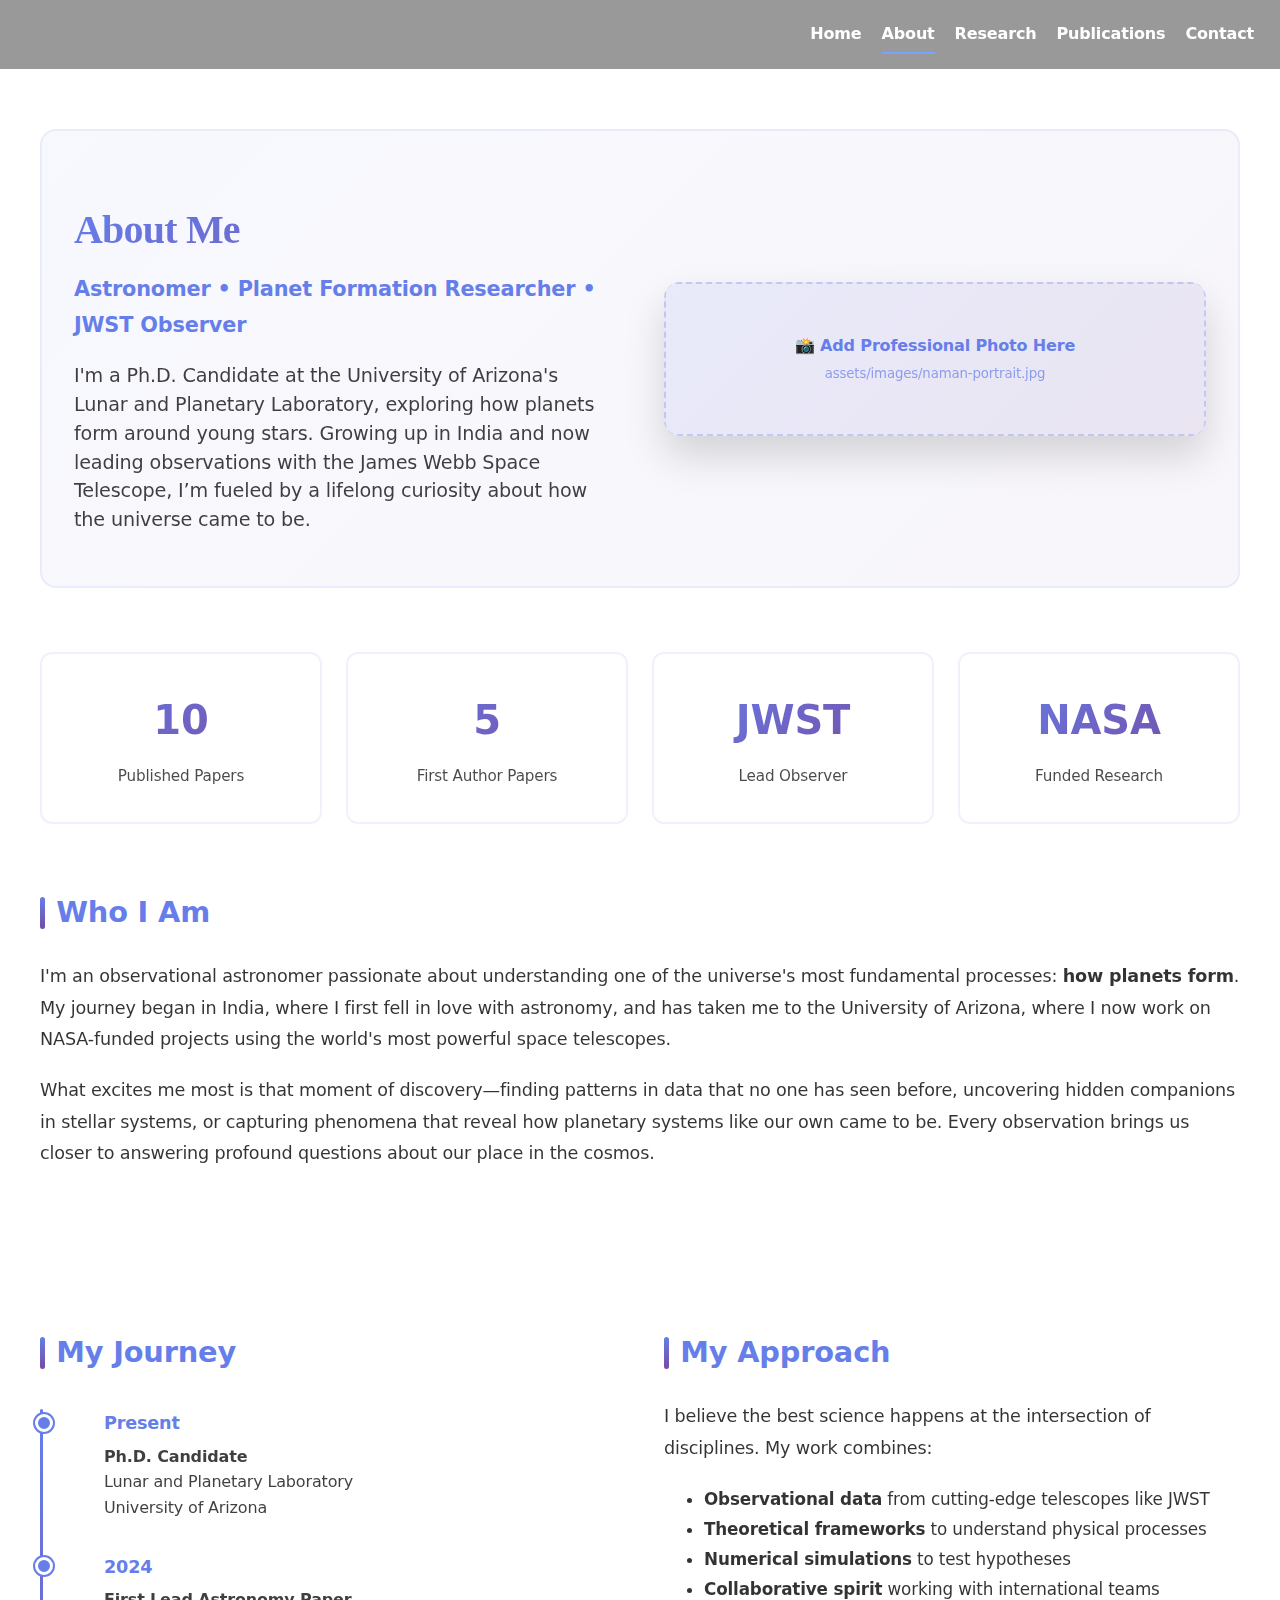
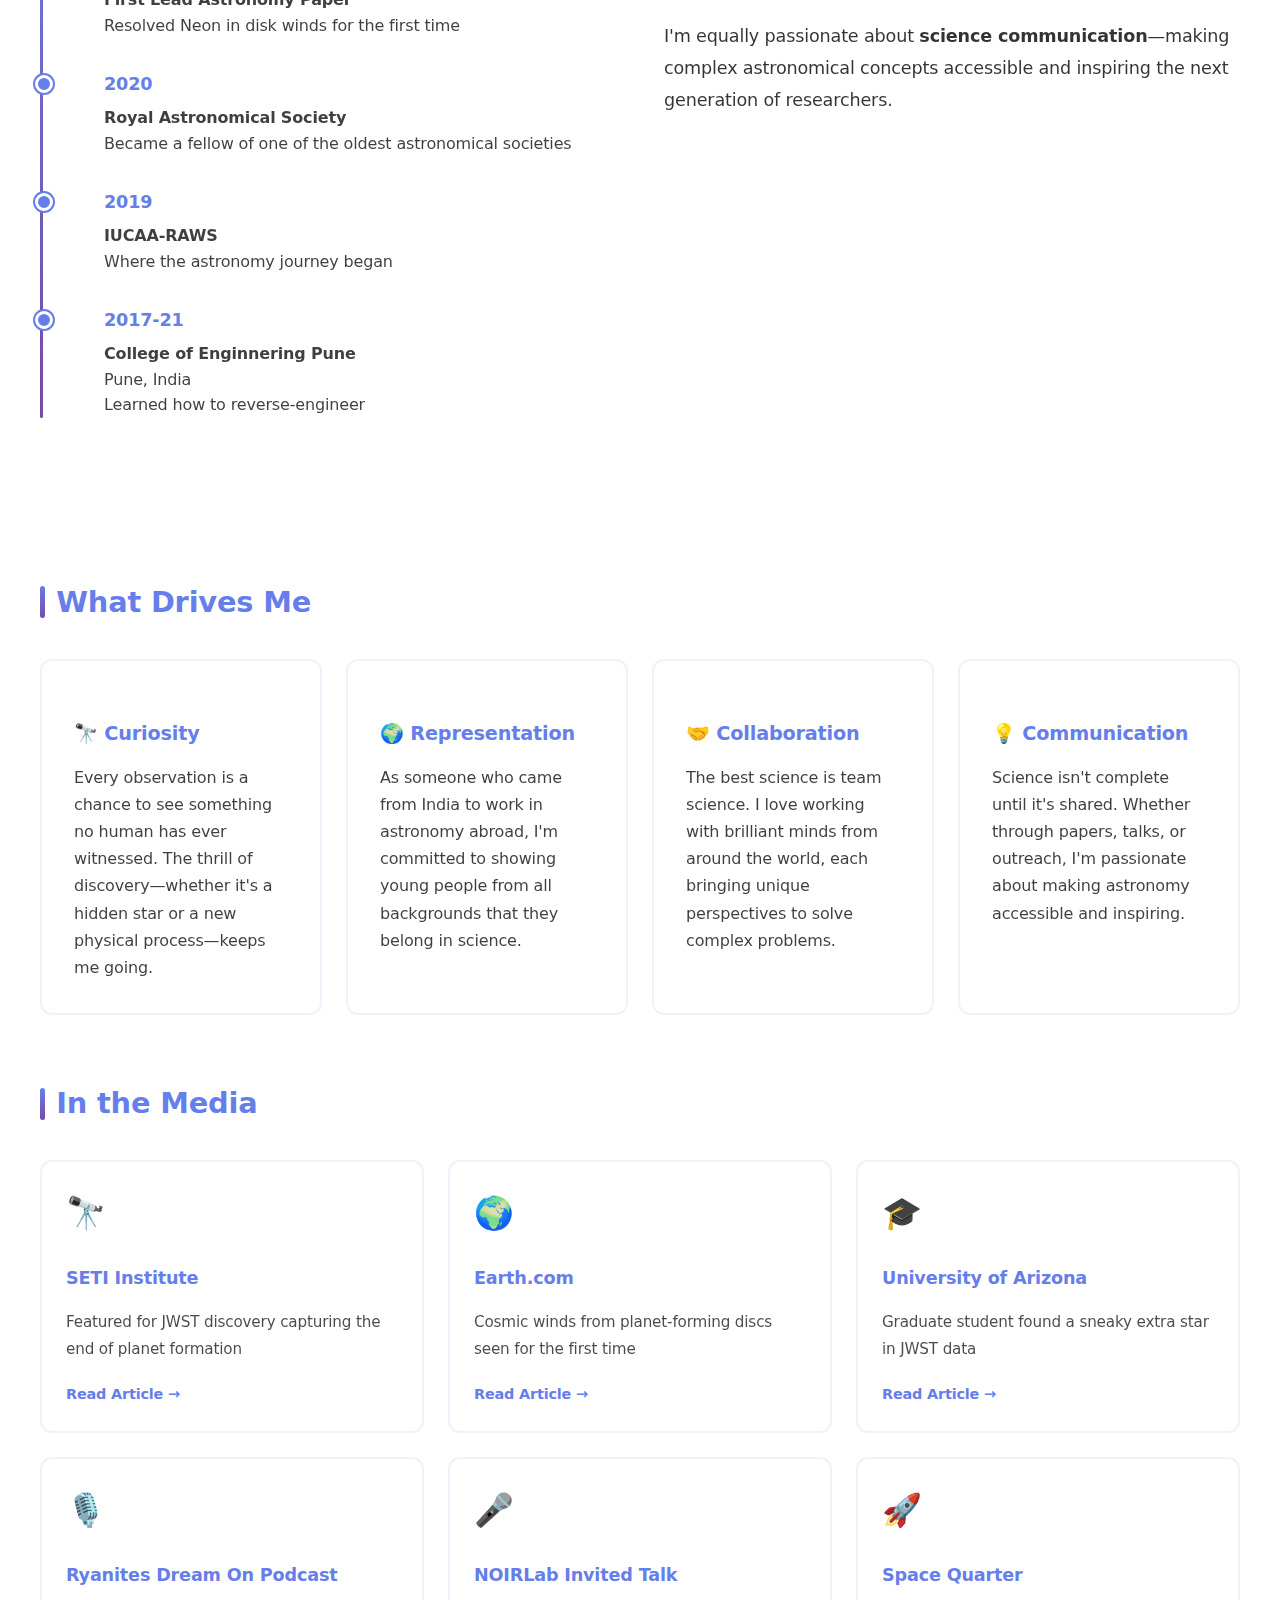
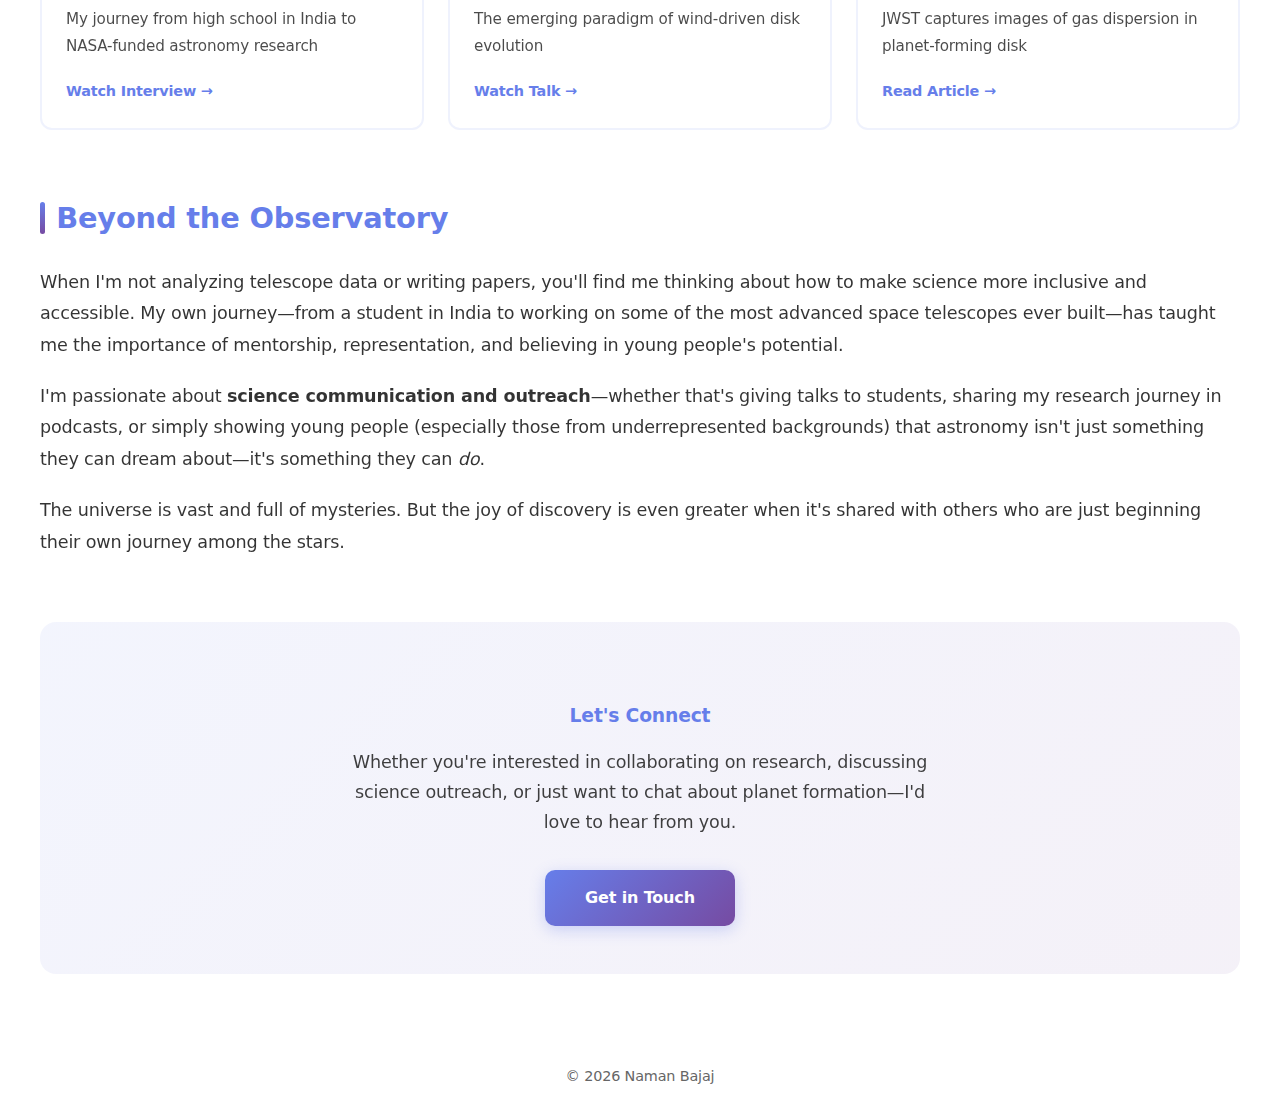
<file: about.html>
<!DOCTYPE html>
<html lang="en">
<head>
  <meta charset="UTF-8">
  <title>About | Naman Bajaj</title>
  <meta name="viewport" content="width=device-width, initial-scale=1.0">
  <link rel="stylesheet" href="assets/style.css">
  <meta name="description" content="Naman Bajaj is an astronomer studying planet formation and protoplanetary disk evolution at the University of Arizona.">
  <meta name="author" content="Naman Bajaj">
  <meta name="keywords" content="Astronomy, Planet Formation, Protoplanetary Disks, Exoplanets, JWST, Naman Bajaj">
  
  <style>
    /* Modern About Page Styling */
    
    .about-hero {
      display: grid;
      grid-template-columns: 1fr 1fr;
      gap: 3rem;
      align-items: center;
      margin-bottom: 4rem;
      padding: 2rem;
      background: linear-gradient(135deg, rgba(102, 126, 234, 0.05) 0%, rgba(118, 75, 162, 0.05) 100%);
      border-radius: 16px;
      border: 2px solid rgba(102, 126, 234, 0.1);
    }

    .hero-text h2 {
      font-size: 2.5rem;
      margin-bottom: 0.5rem;
      background: linear-gradient(135deg, #667eea 0%, #764ba2 100%);
      -webkit-background-clip: text;
      -webkit-text-fill-color: transparent;
      background-clip: text;
    }

    .hero-subtitle {
      font-size: 1.3rem;
      color: #667eea;
      font-weight: 600;
      margin-bottom: 1rem;
    }

    .hero-description {
      font-size: 1.1rem;
      line-height: 1.7;
      opacity: 0.85;
    }

    .hero-image {
      position: relative;
      border-radius: 16px;
      overflow: hidden;
      box-shadow: 0 20px 40px rgba(0, 0, 0, 0.15);
    }

    .hero-image img {
      width: 100%;
      height: auto;
      display: block;
      border-radius: 16px;
      transition: transform 0.3s ease;
    }

    .hero-image:hover img {
      transform: scale(1.05);
    }

    .hero-image::before {
      content: '';
      position: absolute;
      top: 0;
      left: 0;
      right: 0;
      bottom: 0;
      background: linear-gradient(135deg, rgba(102, 126, 234, 0.2) 0%, rgba(118, 75, 162, 0.2) 100%);
      opacity: 0;
      transition: opacity 0.3s ease;
      z-index: 1;
      border-radius: 16px;
    }

    .hero-image:hover::before {
      opacity: 1;
    }

    /* Stats Section */
    .stats-grid {
      display: grid;
      grid-template-columns: repeat(auto-fit, minmax(200px, 1fr));
      gap: 1.5rem;
      margin: 3rem 0;
    }

    .stat-card {
      text-align: center;
      padding: 2rem 1.5rem;
      background: var(--bg-color, #fff);
      border-radius: 12px;
      border: 2px solid rgba(102, 126, 234, 0.1);
      transition: all 0.3s ease;
    }

    .stat-card:hover {
      transform: translateY(-4px);
      box-shadow: 0 12px 24px rgba(102, 126, 234, 0.15);
      border-color: rgba(102, 126, 234, 0.3);
    }

    .stat-number {
      font-size: 2.5rem;
      font-weight: 700;
      background: linear-gradient(135deg, #667eea 0%, #764ba2 100%);
      -webkit-background-clip: text;
      -webkit-text-fill-color: transparent;
      background-clip: text;
      display: block;
      margin-bottom: 0.5rem;
    }

    .stat-label {
      font-size: 0.95rem;
      opacity: 0.8;
      font-weight: 500;
    }

    /* Content Sections */
    .content-section {
      margin: 4rem 0;
    }

    .content-section h3 {
      font-size: 1.8rem;
      margin-bottom: 1.5rem;
      color: #667eea;
      display: flex;
      align-items: center;
      gap: 0.7rem;
    }

    .content-section h3::before {
      content: '';
      width: 5px;
      height: 2rem;
      background: linear-gradient(180deg, #667eea 0%, #764ba2 100%);
      border-radius: 3px;
    }

    .content-section p {
      font-size: 1.1rem;
      line-height: 1.8;
      margin-bottom: 1.2rem;
      opacity: 0.9;
    }

    /* Two Column Layout */
    .two-column {
      display: grid;
      grid-template-columns: 1fr 1fr;
      gap: 3rem;
      margin: 3rem 0;
    }

    /* Timeline */
    .timeline {
      position: relative;
      padding-left: 2.5rem;
      margin: 2rem 0;
    }

    .timeline::before {
      content: '';
      position: absolute;
      left: 0;
      top: 0;
      bottom: 0;
      width: 3px;
      background: linear-gradient(180deg, #667eea 0%, #764ba2 100%);
      border-radius: 2px;
    }

    .timeline-item {
      position: relative;
      margin-bottom: 2rem;
      padding-left: 1.5rem;
    }

    .timeline-item::before {
      content: '';
      position: absolute;
      left: -2.8rem;
      top: 0.3rem;
      width: 12px;
      height: 12px;
      background: #667eea;
      border-radius: 50%;
      border: 3px solid var(--bg-color, #fff);
      box-shadow: 0 0 0 2px #667eea;
    }

    .timeline-year {
      font-weight: 700;
      color: #667eea;
      font-size: 1.1rem;
      margin-bottom: 0.3rem;
    }

    .timeline-content {
      opacity: 0.85;
      line-height: 1.6;
    }

    /* Media/Press Section */
    .media-grid {
      display: grid;
      grid-template-columns: repeat(auto-fit, minmax(300px, 1fr));
      gap: 1.5rem;
      margin: 2rem 0;
    }

    .media-card {
      padding: 1.5rem;
      background: var(--bg-color, #fff);
      border-radius: 12px;
      border: 2px solid rgba(102, 126, 234, 0.1);
      transition: all 0.3s ease;
      cursor: pointer;
    }

    .media-card:hover {
      transform: translateY(-4px);
      box-shadow: 0 12px 24px rgba(102, 126, 234, 0.15);
      border-color: rgba(102, 126, 234, 0.3);
    }

    .media-icon {
      font-size: 2rem;
      margin-bottom: 0.8rem;
      display: block;
    }

    .media-card h4 {
      margin-bottom: 0.5rem;
      color: #667eea;
      font-size: 1.1rem;
    }

    .media-card p {
      font-size: 0.95rem;
      opacity: 0.8;
      margin-bottom: 1rem;
    }

    .media-link {
      color: #667eea;
      text-decoration: none;
      font-weight: 600;
      font-size: 0.9rem;
      display: inline-flex;
      align-items: center;
      gap: 0.3rem;
    }

    .media-link:hover {
      color: #764ba2;
    }

    .media-link::after {
      content: '→';
      transition: transform 0.2s ease;
    }

    .media-link:hover::after {
      transform: translateX(3px);
    }

    /* Philosophy/Approach Cards */
    .approach-grid {
      display: grid;
      grid-template-columns: repeat(auto-fit, minmax(280px, 1fr));
      gap: 1.5rem;
      margin: 2rem 0;
    }

    .approach-card {
      padding: 2rem;
      background: var(--bg-color, #fff);
      border-radius: 12px;
      border: 2px solid rgba(102, 126, 234, 0.1);
      transition: all 0.3s ease;
    }

    .approach-card:hover {
      transform: translateY(-4px);
      box-shadow: 0 12px 24px rgba(102, 126, 234, 0.15);
      border-color: rgba(102, 126, 234, 0.3);
    }

    .approach-card h4 {
      color: #667eea;
      margin-bottom: 0.8rem;
      font-size: 1.2rem;
      display: flex;
      align-items: center;
      gap: 0.5rem;
    }

    .approach-card h4::before {
      font-size: 1.5rem;
    }

    .approach-card p {
      margin: 0;
      font-size: 1rem;
      line-height: 1.7;
      opacity: 0.85;
    }

    /* Image Placeholder Guidance */
    .image-placeholder {
      background: linear-gradient(135deg, rgba(102, 126, 234, 0.1) 0%, rgba(118, 75, 162, 0.1) 100%);
      border: 2px dashed rgba(102, 126, 234, 0.3);
      border-radius: 12px;
      padding: 3rem;
      text-align: center;
      color: #667eea;
      font-weight: 600;
    }

    /* Dark Mode */
    body.dark .about-hero {
      background: linear-gradient(135deg, rgba(102, 126, 234, 0.1) 0%, rgba(118, 75, 162, 0.1) 100%);
      border-color: rgba(102, 126, 234, 0.2);
    }

    body.dark .stat-card,
    body.dark .media-card,
    body.dark .approach-card {
      background: #2a2a2a;
      border-color: rgba(102, 126, 234, 0.2);
    }

    body.dark .stat-card:hover,
    body.dark .media-card:hover,
    body.dark .approach-card:hover {
      border-color: rgba(102, 126, 234, 0.5);
    }

    body.dark .content-section h3 {
      color: #a0b4ff;
    }

    body.dark .timeline-item::before {
      border-color: #2a2a2a;
    }

    body.dark .approach-card h4 {
      color: #a0b4ff;
    }

    /* Responsive */
    @media (max-width: 900px) {
      .about-hero {
        grid-template-columns: 1fr;
        gap: 2rem;
      }

      .two-column {
        grid-template-columns: 1fr;
        gap: 2rem;
      }

      .hero-text h2 {
        font-size: 2rem;
      }

      .hero-subtitle {
        font-size: 1.1rem;
      }
    }

    @media (max-width: 600px) {
      .stats-grid {
        grid-template-columns: 1fr;
      }

      .timeline {
        padding-left: 2rem;
      }
    }
  </style>
</head>
<body>

<nav class="nav-bar">
  <a href="index.html" class="nav-link">Home</a>
  <a href="about.html" class="nav-link">About</a>
  <a href="research.html" class="nav-link">Research</a>
  <a href="publications.html" class="nav-link">Publications</a>
  <a href="contact.html" class="nav-link">Contact</a>

  <button id="theme-toggle">🌓</button>
</nav>

<main>
<section class="section" style="max-width: 1200px;">

  <!-- Hero Section -->
  <div class="about-hero">
    <div class="hero-text">
      <h2>About Me</h2>
      <div class="hero-subtitle">Astronomer • Planet Formation Researcher • JWST Observer</div>
      <p class="hero-description">
        I'm a Ph.D. Candidate at the University of Arizona's Lunar and Planetary Laboratory, 
        exploring how planets form around young stars. Growing up in India and now leading observations with the 
        James Webb Space Telescope, I’m fueled by a lifelong curiosity about how the universe came to be.
      </p>
    </div>
    
    <div class="hero-image">
      <!-- SUGGESTION: Add your professional photo here -->
      <!-- Replace the placeholder below with: <img src="assets/images/naman-portrait.jpg" alt="Naman Bajaj"> -->
      <div class="image-placeholder">
        📸 Add Professional Photo Here<br>
        <small style="opacity: 0.7; font-weight: 400;">assets/images/naman-portrait.jpg</small>
      </div>
    </div>
  </div>

  <!-- Stats Section -->
  <div class="stats-grid">
    <div class="stat-card">
      <span class="stat-number">10</span>
      <span class="stat-label">Published Papers</span>
    </div>
    <div class="stat-card">
      <span class="stat-number">5</span>
      <span class="stat-label">First Author Papers</span>
    </div>
    <div class="stat-card">
      <span class="stat-number">JWST</span>
      <span class="stat-label">Lead Observer</span>
    </div>
    <div class="stat-card">
      <span class="stat-number">NASA</span>
      <span class="stat-label">Funded Research</span>
    </div>
  </div>

  <!-- Who I Am -->
  <div class="content-section">
    <h3>Who I Am</h3>
    <p>
      I'm an observational astronomer passionate about understanding one of the universe's most 
      fundamental processes: <strong>how planets form</strong>. My journey began in India, where 
      I first fell in love with astronomy, and has taken me to the University of Arizona, where 
      I now work on NASA-funded projects using the world's most powerful space telescopes.
    </p>
    <p>
      What excites me most is that moment of discovery—finding patterns in data that no one has 
      seen before, uncovering hidden companions in stellar systems, or capturing phenomena that 
      reveal how planetary systems like our own came to be. Every observation brings us closer 
      to answering profound questions about our place in the cosmos.
    </p>
  </div>

  <!-- Two Column: Journey & Approach -->
  <div class="two-column">
    <div class="content-section">
      <h3>My Journey</h3>
      <div class="timeline">
        <div class="timeline-item">
          <div class="timeline-year">Present</div>
          <div class="timeline-content">
            <strong>Ph.D. Candidate</strong><br>
            Lunar and Planetary Laboratory<br>
            University of Arizona
          </div>
        </div>
        <div class="timeline-item">
          <div class="timeline-year">2024</div>
          <div class="timeline-content">
            <strong>First Lead Astronomy Paper</strong><br>
            Resolved Neon in disk winds for the first time
          </div>
        </div>
        <div class="timeline-item">
          <div class="timeline-year">2020</div>
          <div class="timeline-content">
            <strong>Royal Astronomical Society</strong><br>
            Became a fellow of one of the oldest astronomical societies
          </div>
        </div>
        <div class="timeline-item">
          <div class="timeline-year">2019</div>
          <div class="timeline-content">
            <strong>IUCAA-RAWS</strong><br>
            Where the astronomy journey began
          </div>
        </div>
        <div class="timeline-item">
          <div class="timeline-year">2017-21</div>
          <div class="timeline-content">
            <strong>College of Enginnering Pune</strong><br>
            Pune, India<br>
            Learned how to reverse-engineer
          </div>
        </div>
      </div>
    </div>

    <div class="content-section">
      <h3>My Approach</h3>
      <p>
        I believe the best science happens at the intersection of disciplines. My work combines:
      </p>
      <ul style="line-height: 1.8; font-size: 1.05rem; opacity: 0.9;">
        <li><strong>Observational data</strong> from cutting-edge telescopes like JWST</li>
        <li><strong>Theoretical frameworks</strong> to understand physical processes</li>
        <li><strong>Numerical simulations</strong> to test hypotheses</li>
        <li><strong>Collaborative spirit</strong> working with international teams</li>
      </ul>
      <p style="margin-top: 1rem;">
        I'm equally passionate about <strong>science communication</strong>—making complex 
        astronomical concepts accessible and inspiring the next generation of researchers.
      </p>
    </div>
  </div>

  <!-- What Drives Me -->
  <div class="content-section">
    <h3>What Drives Me</h3>
    <div class="approach-grid">
      <div class="approach-card">
        <h4>🔭 Curiosity</h4>
        <p>
          Every observation is a chance to see something no human has ever witnessed. The thrill 
          of discovery—whether it's a hidden star or a new physical process—keeps me going.
        </p>
      </div>
      
      <div class="approach-card">
        <h4>🌍 Representation</h4>
        <p>
          As someone who came from India to work in astronomy abroad, I'm committed to showing 
          young people from all backgrounds that they belong in science.
        </p>
      </div>
      
      <div class="approach-card">
        <h4>🤝 Collaboration</h4>
        <p>
          The best science is team science. I love working with brilliant minds from around the 
          world, each bringing unique perspectives to solve complex problems.
        </p>
      </div>
      
      <div class="approach-card">
        <h4>💡 Communication</h4>
        <p>
          Science isn't complete until it's shared. Whether through papers, talks, or outreach, 
          I'm passionate about making astronomy accessible and inspiring.
        </p>
      </div>
    </div>
  </div>

  <!-- Media & Recognition -->
  <div class="content-section">
    <h3>In the Media</h3>
    
    <div class="media-grid">
      <div class="media-card" onclick="window.open('https://www.seti.org/news/jwst-captures-the-end-of-planet-formation/', '_blank')">
        <span class="media-icon">🔭</span>
        <h4>SETI Institute</h4>
        <p>Featured for JWST discovery capturing the end of planet formation</p>
        <a href="https://www.seti.org/news/jwst-captures-the-end-of-planet-formation/" target="_blank" class="media-link">Read Article</a>
      </div>

      <div class="media-card" onclick="window.open('https://www.earth.com/news/cosmic-winds-from-planet-forming-discs-seen-for-the-first-time/', '_blank')">
        <span class="media-icon">🌍</span>
        <h4>Earth.com</h4>
        <p>Cosmic winds from planet-forming discs seen for the first time</p>
        <a href="https://www.earth.com/news/cosmic-winds-from-planet-forming-discs-seen-for-the-first-time/" target="_blank" class="media-link">Read Article</a>
      </div>

      <div class="media-card" onclick="window.open('https://grad.arizona.edu/news/graduate-student-astronomer-found-sneaky-extra-star-james-webb-space-telescope-data', '_blank')">
        <span class="media-icon">🎓</span>
        <h4>University of Arizona</h4>
        <p>Graduate student found a sneaky extra star in JWST data</p>
        <a href="https://grad.arizona.edu/news/graduate-student-astronomer-found-sneaky-extra-star-james-webb-space-telescope-data" target="_blank" class="media-link">Read Article</a>
      </div>

      <div class="media-card" onclick="window.open('https://www.youtube.com/watch?v=n0HG4r_QG6w', '_blank')">
        <span class="media-icon">🎙️</span>
        <h4>Ryanites Dream On Podcast</h4>
        <p>My journey from high school in India to NASA-funded astronomy research</p>
        <a href="https://www.youtube.com/watch?v=n0HG4r_QG6w" target="_blank" class="media-link">Watch Interview</a>
      </div>

      <div class="media-card" onclick="window.open('https://noirlab.edu/science/videos/ssic-09-naman-bajaj-the-emerging-paradigm', '_blank')">
        <span class="media-icon">🎤</span>
        <h4>NOIRLab Invited Talk</h4>
        <p>The emerging paradigm of wind-driven disk evolution</p>
        <a href="https://noirlab.edu/science/videos/ssic-09-naman-bajaj-the-emerging-paradigm" target="_blank" class="media-link">Watch Talk</a>
      </div>

      <div class="media-card" onclick="window.open('https://www.spacequarter.com/for-the-first-time-jwst-captures-images-of-gas-dispersion-in-a-planet-forming-disk/', '_blank')">
        <span class="media-icon">🚀</span>
        <h4>Space Quarter</h4>
        <p>JWST captures images of gas dispersion in planet-forming disk</p>
        <a href="https://www.spacequarter.com/for-the-first-time-jwst-captures-images-of-gas-dispersion-in-a-planet-forming-disk/" target="_blank" class="media-link">Read Article</a>
      </div>
    </div>
  </div>

  <!-- Beyond the Observatory -->
  <div class="content-section">
    <h3>Beyond the Observatory</h3>
    <p>
      When I'm not analyzing telescope data or writing papers, you'll find me thinking about how 
      to make science more inclusive and accessible. My own journey—from a student in India to 
      working on some of the most advanced space telescopes ever built—has taught me the 
      importance of mentorship, representation, and believing in young people's potential.
    </p>
    
    <!-- SUGGESTION: Add a photo here of you doing outreach, giving a talk, or with students -->
    <!-- <div style="margin: 2rem 0;">
      <img src="assets/images/outreach-photo.jpg" alt="Science outreach" style="width: 100%; border-radius: 12px; box-shadow: 0 8px 20px rgba(0,0,0,0.1);">
    </div> -->
    
    <p>
      I'm passionate about <strong>science communication and outreach</strong>—whether that's giving 
      talks to students, sharing my research journey in podcasts, or simply showing young people 
      (especially those from underrepresented backgrounds) that astronomy isn't just something they 
      can dream about—it's something they can <em>do</em>.
    </p>
    <p>
      The universe is vast and full of mysteries. But the joy of discovery is even greater when 
      it's shared with others who are just beginning their own journey among the stars.
    </p>
  </div>

  <!-- Call to Action -->
  <div style="text-align: center; margin-top: 4rem; padding: 3rem; background: linear-gradient(135deg, rgba(102, 126, 234, 0.08) 0%, rgba(118, 75, 162, 0.08) 100%); border-radius: 16px;">
    <h3 style="margin-bottom: 1rem; color: #667eea;">Let's Connect</h3>
    <p style="font-size: 1.1rem; opacity: 0.85; max-width: 600px; margin: 0 auto 2rem;">
      Whether you're interested in collaborating on research, discussing science outreach, 
      or just want to chat about planet formation—I'd love to hear from you.
    </p>
    <a href="contact.html" style="display: inline-block; padding: 0.9rem 2.5rem; background: linear-gradient(135deg, #667eea 0%, #764ba2 100%); color: white; text-decoration: none; border-radius: 10px; font-weight: 600; transition: all 0.3s ease; box-shadow: 0 4px 15px rgba(102, 126, 234, 0.3);">
      Get in Touch
    </a>
  </div>

</section>
</main>

<footer>
  © 2026 Naman Bajaj
</footer>

<script>
const toggle = document.getElementById("theme-toggle");
if (localStorage.theme === "dark") document.body.classList.add("dark");

toggle?.addEventListener("click", () => {
  document.body.classList.toggle("dark");
  localStorage.theme = document.body.classList.contains("dark") ? "dark" : "light";
});
</script>

<script>
const links = document.querySelectorAll('.nav-link');
links.forEach(link => {
  if (link.href === window.location.href) {
    link.classList.add('active');
  }
});
</script>

</body>
</html>
</file>
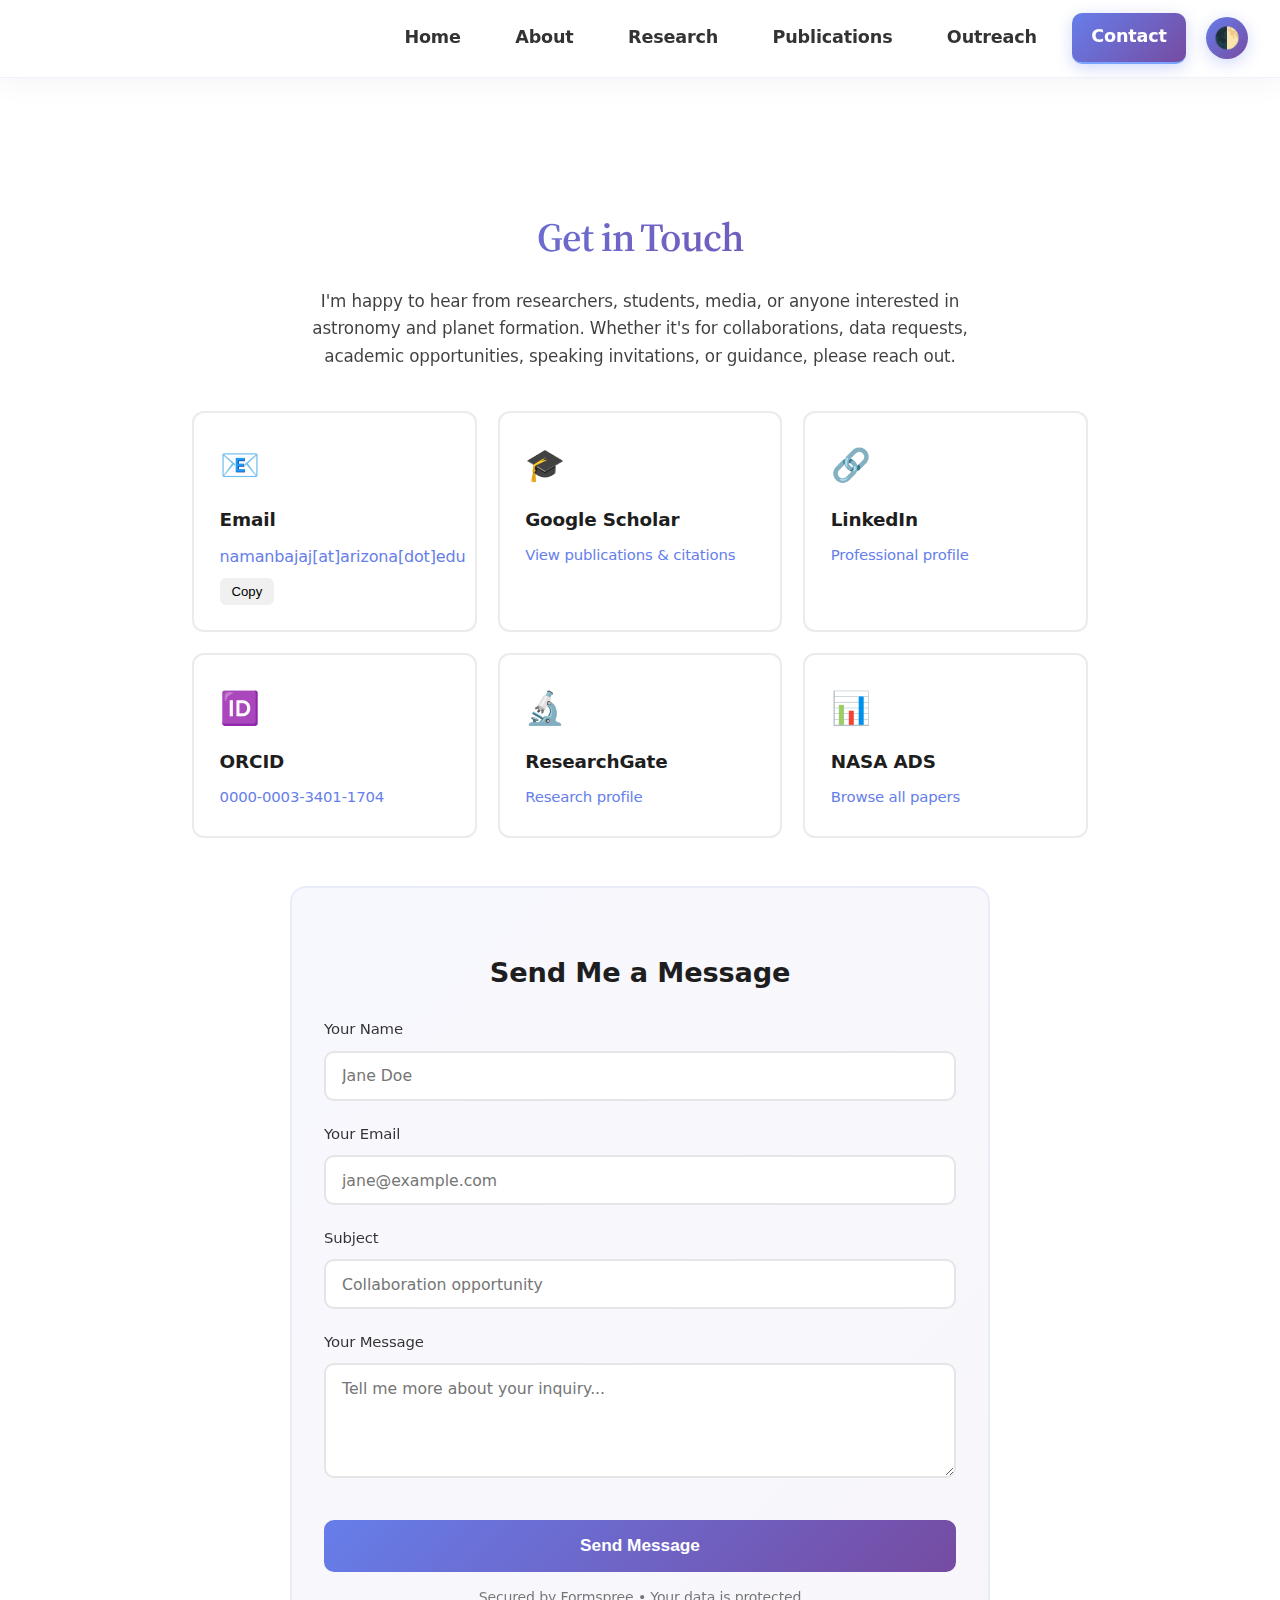
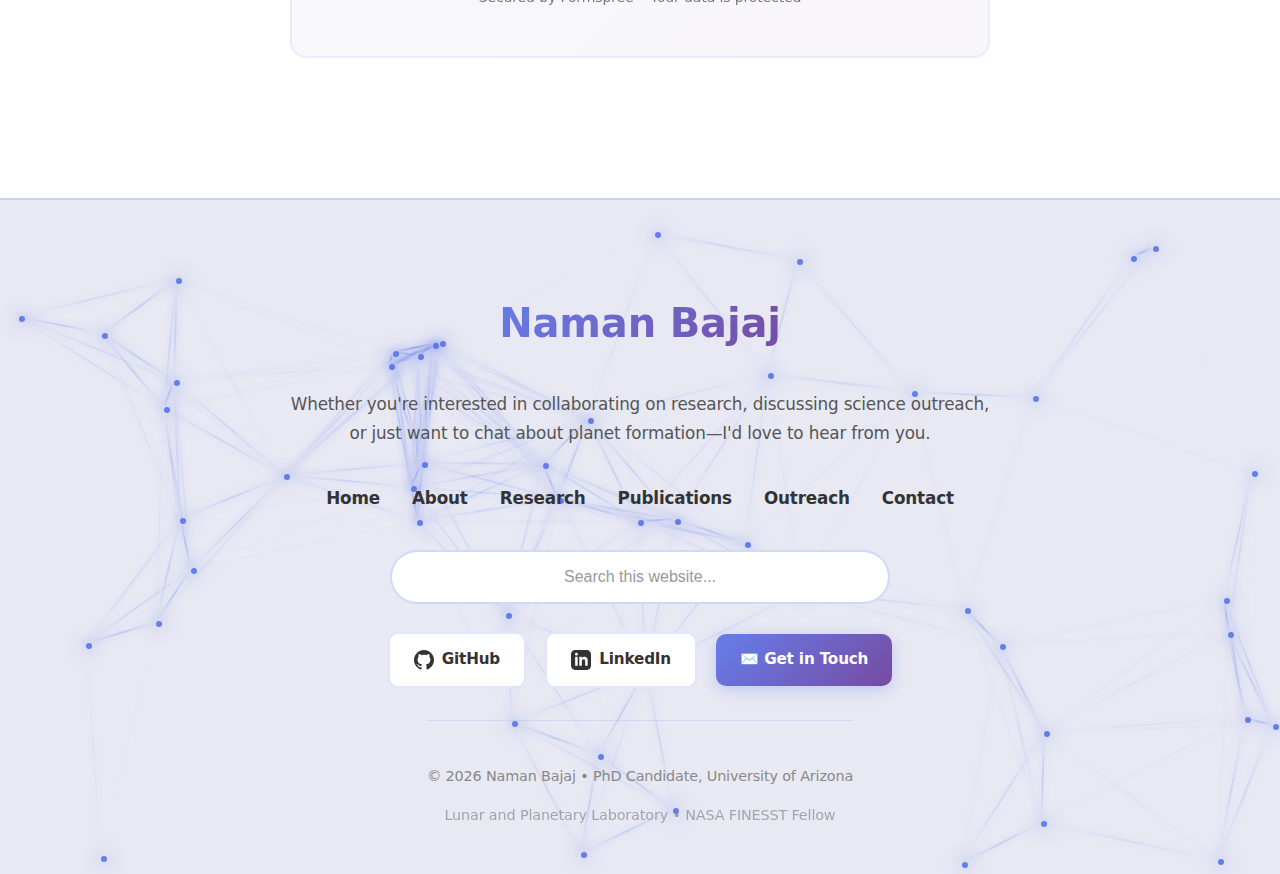
<file: contact.html>
<!DOCTYPE html>
<html lang="en">
<head>
  <meta charset="UTF-8">
  <title>Contact | Naman Bajaj</title>
  <meta name="viewport" content="width=device-width, initial-scale=1.0">
  <meta name="description" content="Contact Naman Bajaj, astronomer studying planet formation and protoplanetary disk evolution.">
  <meta name="author" content="Naman Bajaj">
  <meta name="keywords" content="Astronomy, Planet Formation, Protoplanetary Disks, Exoplanets">
  <link rel="stylesheet" href="assets/style.css">
  <link rel="preconnect" href="https://fonts.googleapis.com">
  <link rel="preconnect" href="https://fonts.gstatic.com" crossorigin>
  <link href="https://fonts.googleapis.com/css2?family=Source+Serif+4:wght@400;600&display=swap" rel="stylesheet">
  
  <style>
    /* Global */
    * { box-sizing: border-box; }
    body { margin: 0; padding: 0; overflow-x: hidden; width: 100%; }

    /* Navigation Bar */
    .nav-bar {
      position: sticky !important;
      top: 0;
      width: 100%;
      background: rgba(255, 255, 255, 0.85) !important;
      backdrop-filter: blur(20px) !important;
      -webkit-backdrop-filter: blur(20px) !important;
      box-shadow: 0 4px 30px rgba(0, 0, 0, 0.05) !important;
      border-bottom: 1px solid rgba(102, 126, 234, 0.1) !important;
      padding: 0.8rem 2rem !important;
      z-index: 1000;
      transition: all 0.3s ease;
      display: flex;
      justify-content: center;
      align-items: center;
      gap: 1rem;
    }

    body.dark .nav-bar {
      background: rgba(26, 26, 26, 0.85) !important;
      box-shadow: 0 4px 30px rgba(0, 0, 0, 0.3) !important;
      border-bottom-color: rgba(102, 126, 234, 0.2) !important;
    }

    .nav-links {
      display: flex;
      gap: 1rem;
      align-items: center;
    }

    .nav-bar .nav-link {
      font-size: 1.1rem !important;
      font-weight: 600 !important;
      padding: 0.6rem 1.2rem !important;
      border-radius: 10px !important;
      transition: all 0.3s ease !important;
      position: relative;
      color: #333 !important;
      text-decoration: none;
      white-space: nowrap;
    }

    body.dark .nav-bar .nav-link { color: #e0e0e0 !important; }

    .nav-bar .nav-link:hover {
      background: linear-gradient(135deg, rgba(102, 126, 234, 0.1) 0%, rgba(118, 75, 162, 0.1) 100%) !important;
      transform: translateY(-2px);
    }

    .nav-bar .nav-link.active {
      background: linear-gradient(135deg, #667eea 0%, #764ba2 100%) !important;
      color: white !important;
      box-shadow: 0 4px 15px rgba(102, 126, 234, 0.3);
    }

    body.dark .nav-bar .nav-link.active { box-shadow: 0 4px 15px rgba(102, 126, 234, 0.5); }

    .nav-bar #theme-toggle {
      background: linear-gradient(135deg, #667eea 0%, #764ba2 100%) !important;
      border: none !important;
      width: 42px !important;
      height: 42px !important;
      border-radius: 50% !important;
      font-size: 1.3rem !important;
      cursor: pointer;
      transition: all 0.3s ease !important;
      box-shadow: 0 4px 15px rgba(102, 126, 234, 0.3);
      display: flex;
      align-items: center;
      justify-content: center;
      flex-shrink: 0;
    }

    .nav-bar #theme-toggle:hover {
      transform: rotate(180deg) scale(1.1);
      box-shadow: 0 6px 20px rgba(102, 126, 234, 0.4);
    }

    /* Mobile Menu */
    .mobile-menu-btn {
      display: none;
      background: linear-gradient(135deg, #667eea 0%, #764ba2 100%);
      border: none;
      width: 42px;
      height: 42px;
      border-radius: 10px;
      cursor: pointer;
      flex-direction: column;
      justify-content: center;
      align-items: center;
      gap: 5px;
      transition: all 0.3s ease;
      box-shadow: 0 4px 15px rgba(102, 126, 234, 0.3);
    }

    .mobile-menu-btn span {
      width: 22px;
      height: 2px;
      background: white;
      border-radius: 2px;
      transition: all 0.3s ease;
    }

    .mobile-menu-btn.active span:nth-child(1) { transform: rotate(45deg) translate(6px, 6px); }
    .mobile-menu-btn.active span:nth-child(2) { opacity: 0; }
    .mobile-menu-btn.active span:nth-child(3) { transform: rotate(-45deg) translate(6px, -6px); }

    .mobile-nav-links {
      display: none;
      position: absolute;
      top: 100%;
      left: 0;
      right: 0;
      background: rgba(255, 255, 255, 0.95);
      backdrop-filter: blur(20px);
      -webkit-backdrop-filter: blur(20px);
      box-shadow: 0 8px 30px rgba(0, 0, 0, 0.1);
      flex-direction: column;
      padding: 1rem;
      gap: 0.5rem;
      max-height: 0;
      overflow: hidden;
      transition: max-height 0.3s ease;
    }

    body.dark .mobile-nav-links { background: rgba(26, 26, 26, 0.95); }
    .mobile-nav-links.active { display: flex; max-height: 500px; }
    .mobile-nav-links .nav-link { width: 100%; text-align: center; padding: 0.8rem 1rem !important; }

    /* Main Content */
    main {
      padding: 2rem;
      max-width: 1000px;
      margin: 0 auto;
    }

    /* Hero Section */
    .contact-hero {
      text-align: center;
      max-width: 700px;
      margin: 0 auto 2.5rem;
    }

    .contact-hero h2 {
      font-size: 2.5rem;
      margin-bottom: 1rem;
      background: linear-gradient(135deg, #667eea 0%, #764ba2 100%);
      -webkit-background-clip: text;
      -webkit-text-fill-color: transparent;
      background-clip: text;
    }

    .contact-hero p {
      font-size: 1.05rem;
      line-height: 1.65;
      opacity: 0.85;
    }

    /* Contact Cards Grid */
    .contact-grid {
      display: grid;
      grid-template-columns: repeat(auto-fit, minmax(280px, 1fr));
      gap: 1.3rem;
      margin: 2.5rem 0;
    }

    .contact-card {
      position: relative;
      padding: 1.6rem;
      border-radius: 12px;
      transition: all 0.3s cubic-bezier(0.4, 0, 0.2, 1);
      border: 2px solid rgba(0, 0, 0, 0.08);
      background: var(--bg-color, #fff);
      overflow: hidden;
    }

    .contact-card::before {
      content: '';
      position: absolute;
      top: 0;
      left: 0;
      width: 4px;
      height: 100%;
      background: linear-gradient(180deg, #667eea 0%, #764ba2 100%);
      opacity: 0;
      transition: opacity 0.3s ease;
    }

    .contact-card:hover {
      transform: translateY(-4px);
      box-shadow: 0 12px 24px rgba(0, 0, 0, 0.12);
      border-color: rgba(102, 126, 234, 0.3);
    }

    .contact-card:hover::before { opacity: 1; }

    .contact-card .icon {
      font-size: 2rem;
      margin-bottom: 0.7rem;
      display: block;
    }

    .contact-card h3 {
      margin: 0 0 0.5rem 0;
      font-size: 1.15rem;
      font-weight: 600;
    }

    .contact-card p {
      margin: 0;
      font-size: 0.93rem;
    }

    .contact-card a {
      text-decoration: none;
      color: #667eea;
      font-weight: 500;
      transition: color 0.2s ease;
    }

    .contact-card a:hover {
      color: #764ba2;
      text-decoration: underline;
    }

    .email-container {
      display: flex;
      align-items: center;
      gap: 0.5rem;
      flex-wrap: wrap;
    }

    .copy-btn {
      padding: 0.35rem 0.75rem;
      font-size: 0.82rem;
      background: #f0f0f0;
      border: none;
      border-radius: 6px;
      cursor: pointer;
      transition: all 0.2s ease;
      font-weight: 500;
    }

    .copy-btn:hover {
      background: #667eea;
      color: white;
    }

    .copy-btn.copied {
      background: #10b981;
      color: white;
    }

    /* Form Styling */
    .contact-form-wrapper {
      max-width: 700px;
      margin: 3rem auto 0;
      padding: 2rem;
      background: linear-gradient(135deg, rgba(102, 126, 234, 0.05) 0%, rgba(118, 75, 162, 0.05) 100%);
      border-radius: 16px;
      border: 2px solid rgba(102, 126, 234, 0.1);
    }

    .contact-form-wrapper h3 {
      font-size: 1.7rem;
      margin-bottom: 1.3rem;
      text-align: center;
    }

    .form-group {
      margin-bottom: 1.3rem;
    }

    .form-group label {
      display: block;
      margin-bottom: 0.5rem;
      font-weight: 500;
      font-size: 0.93rem;
      opacity: 0.9;
    }

    .form-group input,
    .form-group textarea {
      width: 100%;
      padding: 0.85rem 1rem;
      border-radius: 10px;
      border: 2px solid rgba(0, 0, 0, 0.1);
      font-size: 0.98rem;
      font-family: inherit;
      transition: all 0.3s ease;
      background: var(--bg-color, #fff);
      color: var(--text-color, #333);
      box-sizing: border-box;
    }

    .form-group input:focus,
    .form-group textarea:focus {
      outline: none;
      border-color: #667eea;
      box-shadow: 0 0 0 4px rgba(102, 126, 234, 0.1);
    }

    .form-group textarea {
      resize: vertical;
      min-height: 115px;
    }

    .submit-btn {
      width: 100%;
      padding: 0.95rem 2rem;
      font-size: 1.08rem;
      font-weight: 600;
      background: linear-gradient(135deg, #667eea 0%, #764ba2 100%);
      color: white;
      border: none;
      border-radius: 10px;
      cursor: pointer;
      transition: all 0.3s ease;
      margin-top: 0.8rem;
    }

    .submit-btn:hover {
      transform: translateY(-2px);
      box-shadow: 0 8px 20px rgba(102, 126, 234, 0.4);
    }

    .submit-btn:active { transform: translateY(0); }

    .form-notice {
      text-align: center;
      font-size: 0.88rem;
      opacity: 0.6;
      margin-top: 0.9rem;
    }

    .success-message {
      display: none;
      padding: 0.95rem;
      background: #10b981;
      color: white;
      border-radius: 8px;
      text-align: center;
      margin-bottom: 1rem;
      animation: slideIn 0.3s ease;
    }

    .success-message.show { display: block; }

    @keyframes slideIn {
      from {
        opacity: 0;
        transform: translateY(-10px);
      }
      to {
        opacity: 1;
        transform: translateY(0);
      }
    }

    /* Footer */
    .home-footer {
      position: relative;
      padding: 3.5rem 2rem 2rem;
      background: #e8e9f3;
      border-top: 2px solid rgba(102, 126, 234, 0.2);
      overflow: hidden;
      width: 100%;
      margin-top: 3rem;
    }

    body.dark .home-footer {
      background: #0d0d0d;
      border-top-color: rgba(102, 126, 234, 0.3);
    }

    .footer-constellation {
      position: absolute;
      top: 0;
      left: 0;
      right: 0;
      bottom: 0;
      opacity: 1;
      pointer-events: none;
      overflow: hidden;
      z-index: 0;
    }

    .constellation-dot {
      position: absolute;
      width: 6px;
      height: 6px;
      background: #667eea;
      border-radius: 50%;
      box-shadow: 0 0 15px rgba(102, 126, 234, 0.8), 0 0 30px rgba(102, 126, 234, 0.4);
      animation: twinkle 3s ease-in-out infinite;
    }

    body.dark .constellation-dot {
      background: #a0b4ff;
      box-shadow: 0 0 20px rgba(160, 180, 255, 0.9), 0 0 40px rgba(160, 180, 255, 0.5);
    }

    @keyframes twinkle {
      0%, 100% { opacity: 1; transform: scale(1); }
      50% { opacity: 0.5; transform: scale(0.8); }
    }

    .constellation-line {
      position: absolute;
      height: 2px;
      background: linear-gradient(90deg, transparent, rgba(102, 126, 234, 0.6), transparent);
      transform-origin: left center;
      box-shadow: 0 0 8px rgba(102, 126, 234, 0.4);
    }

    body.dark .constellation-line {
      background: linear-gradient(90deg, transparent, rgba(160, 180, 255, 0.7), transparent);
      box-shadow: 0 0 10px rgba(160, 180, 255, 0.5);
    }

    .footer-container {
      position: relative;
      max-width: 1200px;
      margin: 0 auto;
      display: flex;
      flex-direction: column;
      align-items: center;
      text-align: center;
      z-index: 1;
      width: 100%;
    }

    .footer-name {
      font-size: 2.5rem;
      font-weight: 900;
      margin-bottom: 1rem;
      background: linear-gradient(135deg, #667eea 0%, #764ba2 100%);
      -webkit-background-clip: text;
      -webkit-text-fill-color: transparent;
      background-clip: text;
    }

    .footer-tagline {
      font-size: 1.05rem;
      line-height: 1.7;
      color: #555;
      margin-bottom: 2rem;
      max-width: 700px;
    }

    body.dark .footer-tagline { color: #b0b0b0; }

    .footer-nav {
      display: flex;
      gap: 2rem;
      margin-bottom: 2rem;
      flex-wrap: wrap;
      justify-content: center;
      background: transparent !important;
    }

    .footer-nav a {
      color: #333;
      text-decoration: none;
      font-size: 1.05rem;
      font-weight: 600;
      transition: all 0.3s ease;
      position: relative;
      background: transparent !important;
    }

    .footer-nav a::after {
      content: '';
      position: absolute;
      bottom: -5px;
      left: 0;
      width: 0;
      height: 2px;
      background: #667eea;
      transition: width 0.3s ease;
    }

    .footer-nav a:hover { color: #667eea; }
    .footer-nav a:hover::after { width: 100%; }
    body.dark .footer-nav a { color: #e0e0e0; }
    body.dark .footer-nav a:hover { color: #a0b4ff; }
    body.dark .footer-nav a::after { background: #a0b4ff; }

    .search-container {
      width: 100%;
      max-width: 500px;
      margin-bottom: 1.8rem;
    }

    .search-box {
      width: 100%;
      padding: 1rem 1.5rem;
      font-size: 1rem;
      border: 2px solid rgba(102, 126, 234, 0.3);
      border-radius: 50px;
      background: white;
      color: #333;
      transition: all 0.3s ease;
      text-align: center;
    }

    .search-box:focus {
      outline: none;
      border-color: #667eea;
      box-shadow: 0 4px 15px rgba(102, 126, 234, 0.2);
    }

    body.dark .search-box {
      background: #1a1a1a;
      color: #e0e0e0;
      border-color: rgba(102, 126, 234, 0.4);
    }

    body.dark .search-box:focus { border-color: #a0b4ff; }
    .search-box::placeholder { color: #999; }

    .footer-links {
      display: flex;
      gap: 1.2rem;
      align-items: center;
      justify-content: center;
      margin-bottom: 2rem;
      flex-wrap: wrap;
    }

    .footer-link {
      display: inline-flex;
      align-items: center;
      gap: 0.5rem;
      padding: 0.8rem 1.5rem;
      background: white;
      color: #333;
      text-decoration: none;
      border-radius: 10px;
      font-weight: 600;
      font-size: 0.95rem;
      transition: all 0.3s ease;
      border: 2px solid rgba(102, 126, 234, 0.2);
    }

    .footer-link:hover {
      transform: translateY(-3px);
      box-shadow: 0 6px 15px rgba(102, 126, 234, 0.2);
      border-color: #667eea;
      color: #667eea;
    }

    body.dark .footer-link {
      background: #1a1a1a;
      color: #e0e0e0;
      border-color: rgba(102, 126, 234, 0.3);
    }

    body.dark .footer-link:hover {
      border-color: #a0b4ff;
      color: #a0b4ff;
    }

    .footer-link svg {
      width: 20px;
      height: 20px;
      fill: currentColor;
    }

    .contact-btn {
      background: linear-gradient(135deg, #667eea 0%, #764ba2 100%) !important;
      color: white !important;
      border: none !important;
      box-shadow: 0 4px 15px rgba(102, 126, 234, 0.3);
    }

    .contact-btn:hover {
      box-shadow: 0 6px 20px rgba(102, 126, 234, 0.4);
      color: white !important;
    }

    .footer-bottom {
      padding-top: 1.8rem;
      border-top: 1px solid rgba(102, 126, 234, 0.15);
      color: #888;
      font-size: 0.9rem;
    }

    body.dark .footer-bottom {
      border-top-color: rgba(102, 126, 234, 0.25);
      color: #999;
    }

    /* Dark Mode */
    body.dark .contact-card {
      background: #2a2a2a;
      border-color: rgba(255, 255, 255, 0.1);
    }

    body.dark .contact-card:hover { border-color: rgba(102, 126, 234, 0.5); }

    body.dark .contact-form-wrapper {
      background: linear-gradient(135deg, rgba(102, 126, 234, 0.1) 0%, rgba(118, 75, 162, 0.1) 100%);
      border-color: rgba(102, 126, 234, 0.2);
    }

    body.dark .form-group input,
    body.dark .form-group textarea {
      background: #2a2a2a;
      border-color: rgba(255, 255, 255, 0.2);
      color: #e0e0e0;
    }

    body.dark .form-group input:focus,
    body.dark .form-group textarea:focus {
      border-color: #667eea;
      box-shadow: 0 0 0 4px rgba(102, 126, 234, 0.2);
    }

    body.dark .copy-btn {
      background: #3a3a3a;
      color: #e0e0e0;
    }

    /* Responsive */
    @media (max-width: 768px) {
      body { max-width: 100vw; overflow-x: hidden; }

      .nav-bar {
        padding: 1rem 1.5rem !important;
        justify-content: space-between;
        position: relative;
      }

      .nav-links { display: none !important; }
      .mobile-menu-btn { display: flex; }

      main { padding: 1.5rem; }

      .contact-hero h2 { font-size: 2rem; }

      .contact-grid { grid-template-columns: 1fr; }

      .contact-form-wrapper { padding: 1.5rem; }

      .footer-nav {
        flex-direction: column;
        gap: 1.2rem;
        margin-bottom: 1.8rem;
      }

      .footer-links {
        flex-direction: column;
        width: 100%;
        gap: 1rem;
      }

      .footer-link {
        width: 100%;
        justify-content: center;
      }
    }
  </style>
</head>

<body>

<nav class="nav-bar">
  <div class="nav-links">
    <a href="index.html" class="nav-link">Home</a>
    <a href="about.html" class="nav-link">About</a>
    <a href="research.html" class="nav-link">Research</a>
    <a href="publications.html" class="nav-link">Publications</a>
    <a href="outreach.html" class="nav-link">Outreach</a>
    <a href="contact.html" class="nav-link">Contact</a>
  </div>

  <button class="mobile-menu-btn" id="mobileMenuBtn">
    <span></span>
    <span></span>
    <span></span>
  </button>

  <button id="theme-toggle">🌓</button>

  <div class="mobile-nav-links" id="mobileNavLinks">
    <a href="index.html" class="nav-link">Home</a>
    <a href="about.html" class="nav-link">About</a>
    <a href="research.html" class="nav-link">Research</a>
    <a href="publications.html" class="nav-link">Publications</a>
    <a href="outreach.html" class="nav-link">Outreach</a>
    <a href="contact.html" class="nav-link">Contact</a>
  </div>
</nav>

<main>
<section class="section" style="max-width: 1000px;">
  
  <div class="contact-hero">
    <h2>Get in Touch</h2>
    <p>
      I'm happy to hear from researchers, students, media, or anyone interested in astronomy and planet formation. 
      Whether it's for collaborations, data requests, academic opportunities, speaking invitations, or guidance, please reach out.
    </p>
  </div>

  <div class="contact-grid">
    
    <div class="contact-card">
      <span class="icon">📧</span>
      <h3>Email</h3>
      <div class="email-container">
        <a href="mailto:namanbajaj@arizona.edu">namanbajaj[at]arizona[dot]edu</a>
        <button class="copy-btn" onclick="copyEmail(this)">Copy</button>
      </div>
    </div>

    <div class="contact-card">
      <span class="icon">🎓</span>
      <h3>Google Scholar</h3>
      <p><a href="https://scholar.google.com/citations?user=YmjCZWAAAAAJ&hl=en" target="_blank">View publications & citations</a></p>
    </div>

    <div class="contact-card">
      <span class="icon">🔗</span>
      <h3>LinkedIn</h3>
      <p><a href="https://www.linkedin.com/in/naman-bajaj-a5ab52143/" target="_blank">Professional profile</a></p>
    </div>
    
    <div class="contact-card">
      <span class="icon">🆔</span>
      <h3>ORCID</h3>
      <p><a href="https://orcid.org/0000-0003-3401-1704" target="_blank">0000-0003-3401-1704</a></p>
    </div>
    
    <div class="contact-card">
      <span class="icon">🔬</span>
      <h3>ResearchGate</h3>
      <p><a href="https://www.researchgate.net/profile/Naman-Bajaj-2" target="_blank">Research profile</a></p>
    </div>

    <div class="contact-card">
      <span class="icon">📊</span>
      <h3>NASA ADS</h3>
      <p><a href="https://ui.adsabs.harvard.edu/search/fq=%7B!type%3Daqp%20v%3D%24fq_database%7D&fq_database=database%3Aastronomy&q=author%3A%22Bajaj%2C%20N.%20S.%22&sort=date%20desc%2C%20bibcode%20desc&p_=0" target="_blank">Browse all papers</a></p>
    </div>

  </div>

  <div class="contact-form-wrapper">
    <h3>Send Me a Message</h3>
    
    <div class="success-message" id="successMessage">
      ✓ Message sent successfully! I'll get back to you soon.
    </div>

    <form action="https://formspree.io/f/mdaevgja" method="POST" onsubmit="handleSubmit(event)">
      
      <div class="form-group">
        <label for="name">Your Name</label>
        <input type="text" id="name" name="name" required placeholder="Jane Doe">
      </div>

      <div class="form-group">
        <label for="email">Your Email</label>
        <input type="email" id="email" name="email" required placeholder="jane@example.com">
      </div>

      <div class="form-group">
        <label for="subject">Subject</label>
        <input type="text" id="subject" name="subject" placeholder="Collaboration opportunity">
      </div>

      <div class="form-group">
        <label for="message">Your Message</label>
        <textarea id="message" name="message" required placeholder="Tell me more about your inquiry..."></textarea>
      </div>

      <button type="submit" class="submit-btn">Send Message</button>
      
      <p class="form-notice">
        Secured by Formspree • Your data is protected
      </p>
    </form>
  </div>

</section>
</main>

<footer class="home-footer">
  <div class="footer-constellation" id="constellation"></div>
  <div class="footer-container">
    <h2 class="footer-name">Naman Bajaj</h2>
    <p class="footer-tagline">Whether you're interested in collaborating on research, discussing science outreach, or just want to chat about planet formation—I'd love to hear from you.</p>
    <nav class="footer-nav">
      <a href="index.html">Home</a>
      <a href="about.html">About</a>
      <a href="research.html">Research</a>
      <a href="publications.html">Publications</a>
      <a href="outreach.html">Outreach</a>
      <a href="contact.html">Contact</a>
    </nav>
    <div class="search-container">
      <input type="text" class="search-box" id="searchBox" placeholder="Search this website...">
    </div>
    <div class="footer-links">
      <a href="https://github.com/naman-bajaj" target="_blank" class="footer-link">
        <svg viewBox="0 0 24 24"><path d="M12 0c-6.626 0-12 5.373-12 12 0 5.302 3.438 9.8 8.207 11.387.599.111.793-.261.793-.577v-2.234c-3.338.726-4.033-1.416-4.033-1.416-.546-1.387-1.333-1.756-1.333-1.756-1.089-.745.083-.729.083-.729 1.205.084 1.839 1.237 1.839 1.237 1.07 1.834 2.807 1.304 3.492.997.107-.775.418-1.305.762-1.604-2.665-.305-5.467-1.334-5.467-5.931 0-1.311.469-2.381 1.236-3.221-.124-.303-.535-1.524.117-3.176 0 0 1.008-.322 3.301 1.23.957-.266 1.983-.399 3.003-.404 1.02.005 2.047.138 3.006.404 2.291-1.552 3.297-1.23 3.297-1.23.653 1.653.242 2.874.118 3.176.77.84 1.235 1.911 1.235 3.221 0 4.609-2.807 5.624-5.479 5.921.43.372.823 1.102.823 2.222v3.293c0 .319.192.694.801.576 4.765-1.589 8.199-6.086 8.199-11.386 0-6.627-5.373-12-12-12z"/></svg>
        GitHub
      </a>
      <a href="https://www.linkedin.com/in/naman-bajaj/" target="_blank" class="footer-link">
        <svg viewBox="0 0 24 24"><path d="M19 0h-14c-2.761 0-5 2.239-5 5v14c0 2.761 2.239 5 5 5h14c2.762 0 5-2.239 5-5v-14c0-2.761-2.238-5-5-5zm-11 19h-3v-11h3v11zm-1.5-12.268c-.966 0-1.75-.79-1.75-1.764s.784-1.764 1.75-1.764 1.75.79 1.75 1.764-.783 1.764-1.75 1.764zm13.5 12.268h-3v-5.604c0-3.368-4-3.113-4 0v5.604h-3v-11h3v1.765c1.396-2.586 7-2.777 7 2.476v6.759z"/></svg>
        LinkedIn
      </a>
      <a href="contact.html" class="footer-link contact-btn">✉️ Get in Touch</a>
    </div>
    <div class="footer-bottom">
      <p>© 2026 Naman Bajaj • PhD Candidate, University of Arizona</p>
      <p style="margin-top: 0.5rem; opacity: 0.7;">Lunar and Planetary Laboratory • NASA FINESST Fellow</p>
    </div>
  </div>
</footer>

<script>
const mobileMenuBtn=document.getElementById('mobileMenuBtn');const mobileNavLinks=document.getElementById('mobileNavLinks');mobileMenuBtn.addEventListener('click',()=>{mobileMenuBtn.classList.toggle('active');mobileNavLinks.classList.toggle('active');});document.querySelectorAll('.mobile-nav-links .nav-link').forEach(link=>{link.addEventListener('click',()=>{mobileMenuBtn.classList.remove('active');mobileNavLinks.classList.remove('active');});});

function createConstellation(){const constellation=document.getElementById('constellation');const width=constellation.offsetWidth;const height=constellation.offsetHeight;constellation.innerHTML='';const dots=[];const numDots=50;for(let i=0;i<numDots;i++){const dot=document.createElement('div');dot.className='constellation-dot';const x=Math.random()*width;const y=Math.random()*height;dot.style.left=x+'px';dot.style.top=y+'px';dot.style.animationDelay=Math.random()*3+'s';constellation.appendChild(dot);dots.push({x,y,element:dot});}for(let i=0;i<dots.length;i++){for(let j=i+1;j<dots.length;j++){const dx=dots[j].x-dots[i].x;const dy=dots[j].y-dots[i].y;const distance=Math.sqrt(dx*dx+dy*dy);if(distance<250){const line=document.createElement('div');line.className='constellation-line';const angle=Math.atan2(dy,dx);line.style.width=distance+'px';line.style.left=dots[i].x+'px';line.style.top=dots[i].y+'px';line.style.transform=`rotate(${angle}rad)`;line.style.opacity=(1-distance/250)*0.7;constellation.appendChild(line);}}}}window.addEventListener('load',createConstellation);let resizeTimeout;window.addEventListener('resize',()=>{clearTimeout(resizeTimeout);resizeTimeout=setTimeout(()=>{createConstellation();},250);});

document.getElementById('searchBox').addEventListener('keypress',(e)=>{if(e.key==='Enter'){const searchTerm=e.target.value.trim().toLowerCase();if(searchTerm){const pages=[{url:'index.html',title:'Home',keywords:['home','naman bajaj','astronomer','planet formation','jwst','nasa','protoplanetary disk','disk winds','photoevaporation']},{url:'about.html',title:'About Me',keywords:['about','biography','education','background','india','university of arizona','phd','mechanical engineering','astronomy']},{url:'research.html',title:'Research',keywords:['research','disk evolution','disk dispersal','circumbinary','jwst','miri','nirspec','photoevaporation','mhd winds','jets','tcha','binary']},{url:'publications.html',title:'Publications',keywords:['publications','papers','nature astronomy','astronomical journal','astrophysical journal','first author','ads','pascucci','bajaj']},{url:'outreach.html',title:'Outreach',keywords:['outreach','podcast','school','press','media','science communication','education','seti']},{url:'contact.html',title:'Contact',keywords:['contact','email','collaboration','get in touch','reach out']}];const matches=pages.filter(page=>{return page.keywords.some(keyword=>keyword.includes(searchTerm))||page.title.toLowerCase().includes(searchTerm);});if(matches.length>0){window.location.href=matches[0].url;}else{const googleSearch=confirm(`No direct match found for "${searchTerm}".\n\nWould you like to search on Google instead?`);if(googleSearch){window.open(`https://www.google.com/search?q=site:naman-bajaj.github.io ${encodeURIComponent(searchTerm)}`,'_blank');}}}}});

const toggle=document.getElementById("theme-toggle");if(localStorage.theme==="dark")document.body.classList.add("dark");toggle?.addEventListener("click",()=>{document.body.classList.toggle("dark");localStorage.theme=document.body.classList.contains("dark")?"dark":"light";});

document.querySelectorAll('.nav-link').forEach(link=>{if(link.href===window.location.href){link.classList.add('active');}});

function copyEmail(button){const email="namanbajaj@arizona.edu";navigator.clipboard.writeText(email).then(()=>{button.textContent="Copied!";button.classList.add("copied");setTimeout(()=>{button.textContent="Copy";button.classList.remove("copied");},2000);});}

function handleSubmit(event){}
</script>

</body>
</html>
</file>
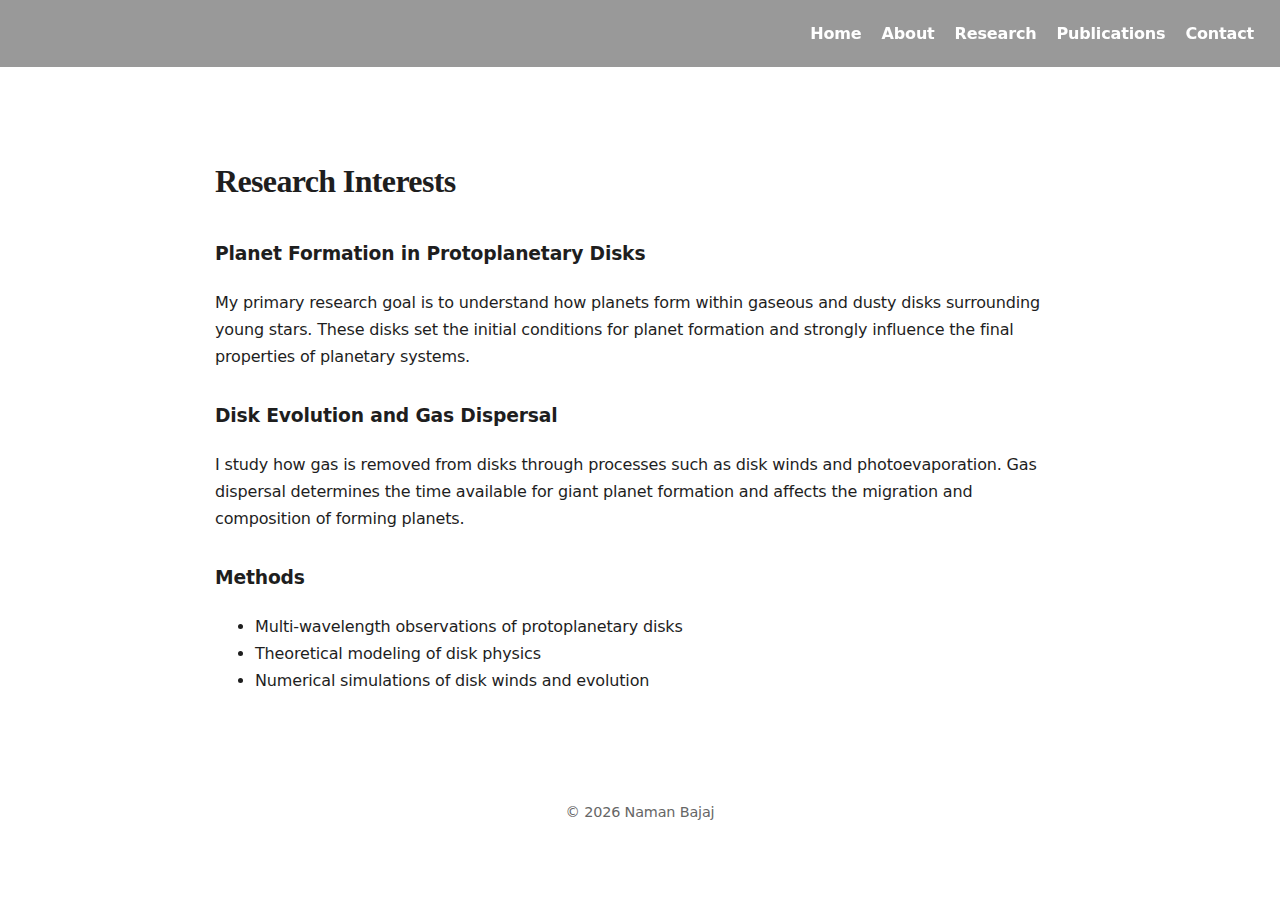
<file: research.html>
<!DOCTYPE html>
<html lang="en">
<head>
  <meta charset="UTF-8">
  <title>Research | Naman Bajaj</title>
  <link rel="stylesheet" href="assets/style.css">
  <meta name="description" content="Naman Bajaj is an astronomer studying planet formation and protoplanetary disk evolution.">
  <meta name="author" content="Naman Bajaj">
  <meta name="keywords" content="Astronomy, Planet Formation, Protoplanetary Disks, Exoplanets">
</head>
<body>

<nav class="nav-bar">
  <a href="index.html" class="nav-link">Home</a>
  <a href="about.html" class="nav-link">About</a>
  <a href="research.html" class="nav-link">Research</a>
  <a href="publications.html" class="nav-link">Publications</a>
  <a href="contact.html" class="nav-link">Contact</a>

  <button id="theme-toggle">🌓</button>
</nav>
  
<section class="section">
  <h2>Research Interests</h2>

  <h3>Planet Formation in Protoplanetary Disks</h3>
  <p>
    My primary research goal is to understand how planets form within
    gaseous and dusty disks surrounding young stars. These disks set the
    initial conditions for planet formation and strongly influence the
    final properties of planetary systems.
  </p>

  <h3>Disk Evolution and Gas Dispersal</h3>
  <p>
    I study how gas is removed from disks through processes such as disk
    winds and photoevaporation. Gas dispersal determines the time available
    for giant planet formation and affects the migration and composition
    of forming planets.
  </p>

  <h3>Methods</h3>
  <ul>
    <li>Multi-wavelength observations of protoplanetary disks</li>
    <li>Theoretical modeling of disk physics</li>
    <li>Numerical simulations of disk winds and evolution</li>
  </ul>
</section>

<footer>
  © 2026 Naman Bajaj
</footer>

<script>
const toggle = document.getElementById("theme-toggle");
if (localStorage.theme === "dark") document.body.classList.add("dark");

toggle?.addEventListener("click", () => {
  document.body.classList.toggle("dark");
  localStorage.theme = document.body.classList.contains("dark") ? "dark" : "light";
});
</script>

</body>
</html>
</file>
<file: assets/style.css>
/* ==========================
   Global Styles
========================== */
body {
  margin: 0;
  font-family: 'Inter', sans-serif;
  color: #1e1e1e;
  line-height: 1.7;
  background: #ffffff;
}

/* Links */
a {
  text-decoration: none;
  color: inherit;
}

.button {
  display: inline-block;
  margin-top: 25px;
  padding: 12px 22px;
  background: #1a2a6c;
  color: white;
  text-decoration: none;
  border-radius: 6px;
  transition: background 0.3s;
}

.button:hover {
  background: #243b9b;
}

/* ==========================
   Navbar
========================== */
nav.nav-bar {
  width: 100%;
  display: flex;
  justify-content: flex-end;
  gap: 20px;
  padding: 15px 30px;
  background-color: rgba(0,0,0,0.4);
  position: sticky;
  top: 0;
  z-index: 10;
}

nav a {
  color: #ffffff;
  font-weight: 600;
  padding: 5px 0;
}

nav a.active {
  border-bottom: 2px solid #7aa2ff;
}

#theme-toggle {
  background: transparent;
  border: none;
  color: #ffffff;
  cursor: pointer;
  font-size: 1.2rem;
}

/* ==========================
   Hero Section
========================== */
.hero {
  min-height: 100vh;
  background:
    linear-gradient(rgba(10,15,40,0.75), rgba(10,15,40,0.75)),
    url("assets/images/jwst-disk.jpg") center/cover no-repeat;
  color: #ffffff;
  display: flex;
  flex-direction: column;
  align-items: center;
  padding: 20px;
}

.hero-name h1 {
  margin: 20px 0;
  font-size: 3.2rem;
  text-align: center;
}

.hero-content {
  display: flex;
  align-items: center;
  justify-content: center;
  gap: 50px;
  flex-wrap: wrap;
  max-width: 1000px;
  margin-top: 40px;
}

.hero-text {
  flex: 1;
  min-width: 250px;
}

.hero-text h2 {
  font-size: 2rem;
  margin-bottom: 10px;
}

.hero-text p {
  font-size: 1.2rem;
  line-height: 1.5;
}

.hero-photo {
  flex: 1;
  min-width: 250px;
  display: flex;
  justify-content: center;
}

.hero-photo img {
  width: 200px;
  height: 200px;
  border-radius: 50%;
  border: 3px solid #fff;
  object-fit: cover;
  transition: transform 0.3s, box-shadow 0.3s;
}

.hero-photo img:hover {
  transform: scale(1.05);
  box-shadow: 0 8px 20px rgba(0,0,0,0.5);
}

.subtitle {
  font-size: 1.2rem;
  opacity: 0.9;
  margin-top: 10px;
  text-align: center;
}

/* ==========================
   Sections
========================== */
.section {
  max-width: 850px;
  margin: auto;
  padding: 60px 20px;
}

.section h2 {
  font-size: 2rem;
  margin-bottom: 20px;
}

.section h3 {
  margin-top: 30px;
}

/* ==========================
   Publications
========================== */
.pub-list {
  list-style: none;
  padding: 0;
  margin: 0;
}

.pub-item {
  display: grid;
  grid-template-columns: 3fr 1.5fr;
  gap: 1.5rem;
  padding: 1.5rem;
  margin-bottom: 1.4rem;
  border-radius: 14px;
  align-items: center;
  transition: transform 0.2s ease, box-shadow 0.2s ease;
}

.pub-item:nth-child(odd) {
  background-color: #f2f5f9;
}

.pub-item:nth-child(even) {
  background-color: #e6edf6;
}

.pub-item:hover {
  transform: translateY(-2px);
  box-shadow: 0 6px 18px rgba(0,0,0,0.08);
}

.pub-text {
  line-height: 1.6;
}

.pub-title {
  font-size: 1.05rem;
}

.ads-link {
  color: #1a73e8 !important;
  text-decoration: underline;
  font-weight: 500;
}

.ads-link:hover {
  color: #0c47a1 !important;
}

.pub-image img {
  width: 100%;
  max-width: 220px;
  border-radius: 10px;
  box-shadow: 0 4px 10px rgba(0,0,0,0.15);
}

/* ==========================
   Footer
========================== */
footer {
  text-align: center;
  padding: 30px;
  font-size: 0.9rem;
  color: #666;
}

/* ==========================
   Dark Mode
========================== */
:root {
  --bg: #ffffff;
  --text: #1e1e1e;
  --nav: #0b0f2a;
  --accent: #1a2a6c;
  --pub-odd: #f2f5f9;
  --pub-even: #e6edf6;
}

body.dark {
  --bg: #0e1117;
  --text: #e6edf3;
  --nav: #010409;
  --accent: #7aa2ff;
  --pub-odd: #161b22;
  --pub-even: #1f242d;
}

body {
  background: var(--bg);
  color: var(--text);
}

nav {
  background: var(--nav);
}

.button {
  background: var(--accent);
}

/* Dark mode publications */
body.dark .pub-item:nth-child(odd) {
  background-color: var(--pub-odd);
}

body.dark .pub-item:nth-child(even) {
  background-color: var(--pub-even);
}

body.dark .ads-link {
  color: #7aa2ff !important;
}

/* ==========================
   Responsive
========================== */
@media (max-width: 768px) {
  .hero-content {
    flex-direction: column;
    text-align: center;
  }

  .hero-photo img {
    width: 150px;
    height: 150px;
  }

  .hero-text h2 {
    font-size: 1.8rem;
  }

  .hero-text p {
    font-size: 1.1rem;
  }

  .pub-item {
    grid-template-columns: 1fr;
  }

  .pub-image {
    text-align: center;
  }
}

/* ==========================
   Modern Typography
========================== */
body {
  font-family: 'Inter', system-ui, -apple-system, BlinkMacSystemFont, sans-serif;
  letter-spacing: -0.01em;
}

.section h2 {
  font-family: 'Source Serif 4', serif;
  font-weight: 600;
  letter-spacing: -0.02em;
}

/* ==========================
   Publication refinements
========================== */
.pub-title {
  font-family: 'Source Serif 4', serif;
  font-size: 1.1rem;
  font-weight: 600;
  margin-bottom: 0.35rem;
}

.pub-authors {
  font-size: 0.95rem;
  opacity: 0.9;
}

.pub-meta {
  font-size: 0.9rem;
  margin-top: 0.25rem;
  opacity: 0.85;
}

.pub-item {
  border: 1px solid rgba(0,0,0,0.04);
}

body.dark .pub-item {
  border-color: rgba(255,255,255,0.06);
}

/* Subtle image polish */
.pub-image img {
  background: #fff;
  padding: 6px;
}

/* ADS link refinement */
.ads-link {
  font-weight: 500;
  letter-spacing: 0.01em;
}
</file>
